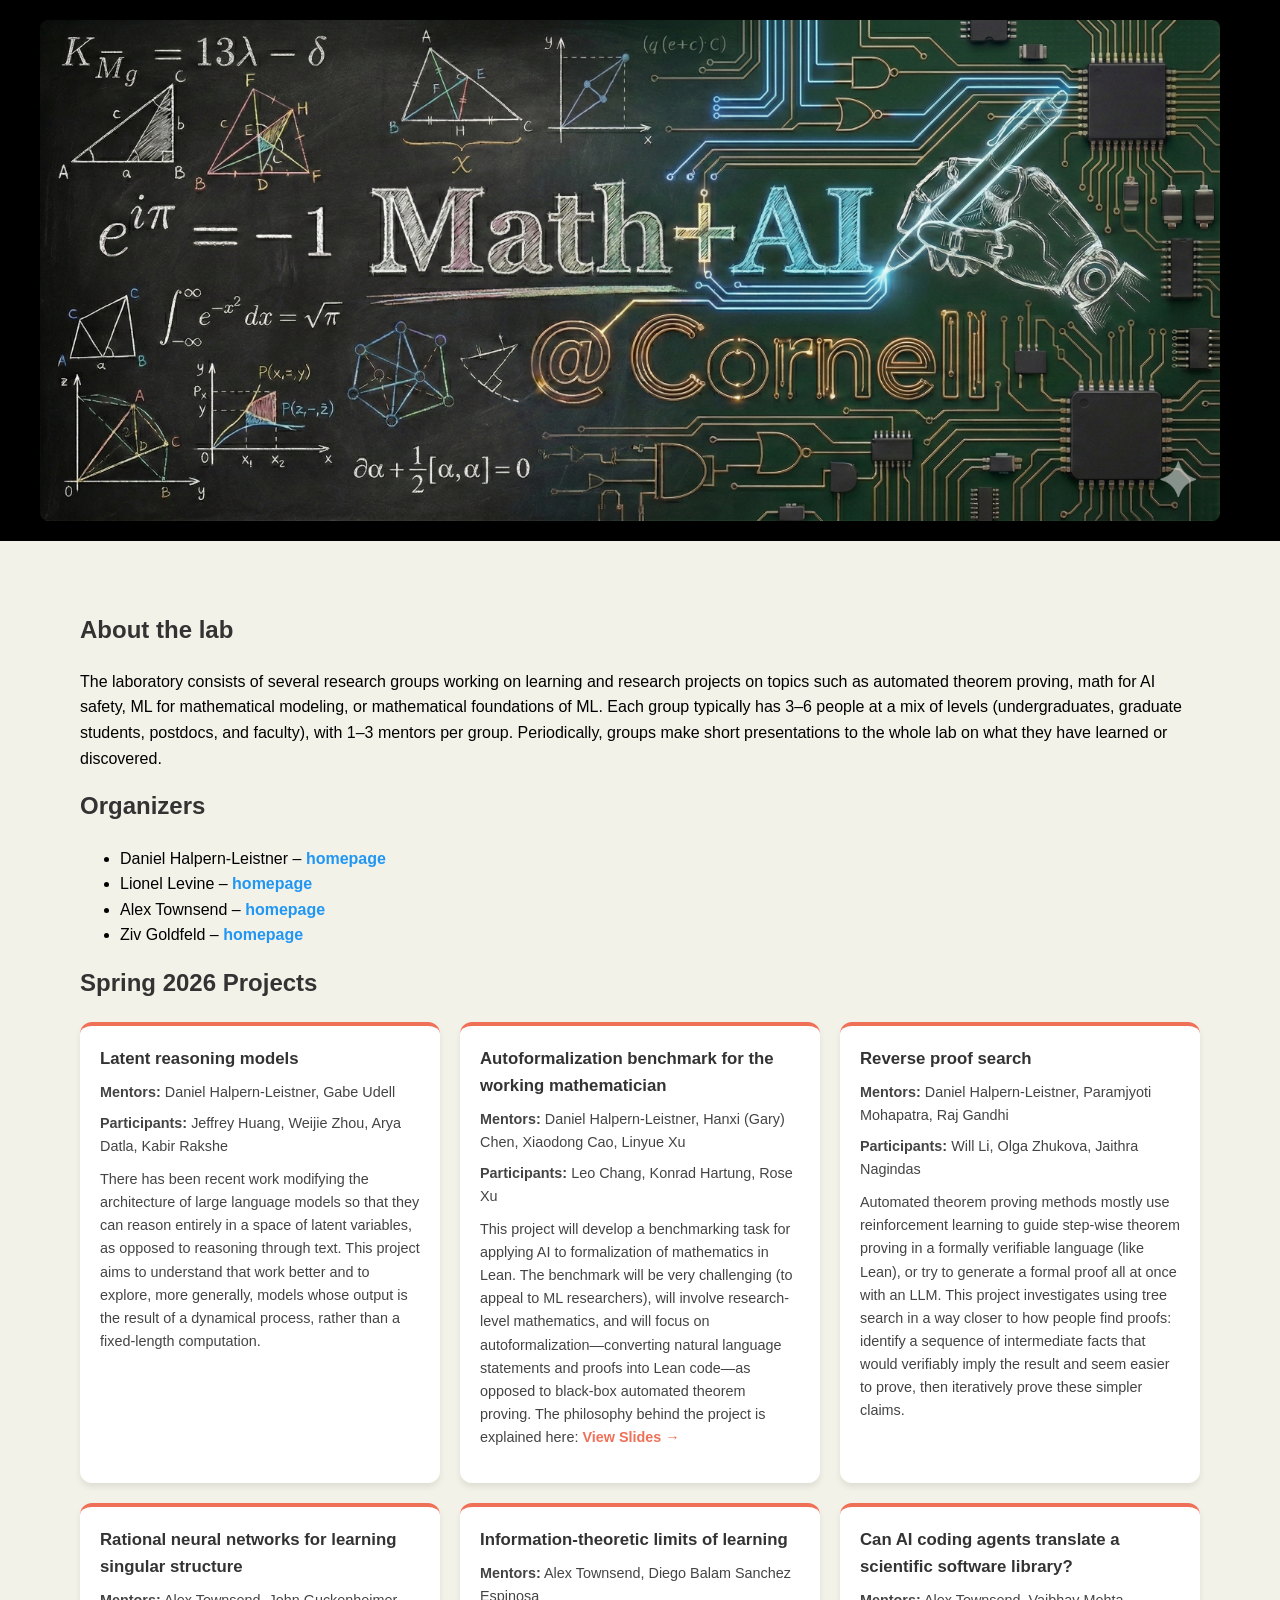
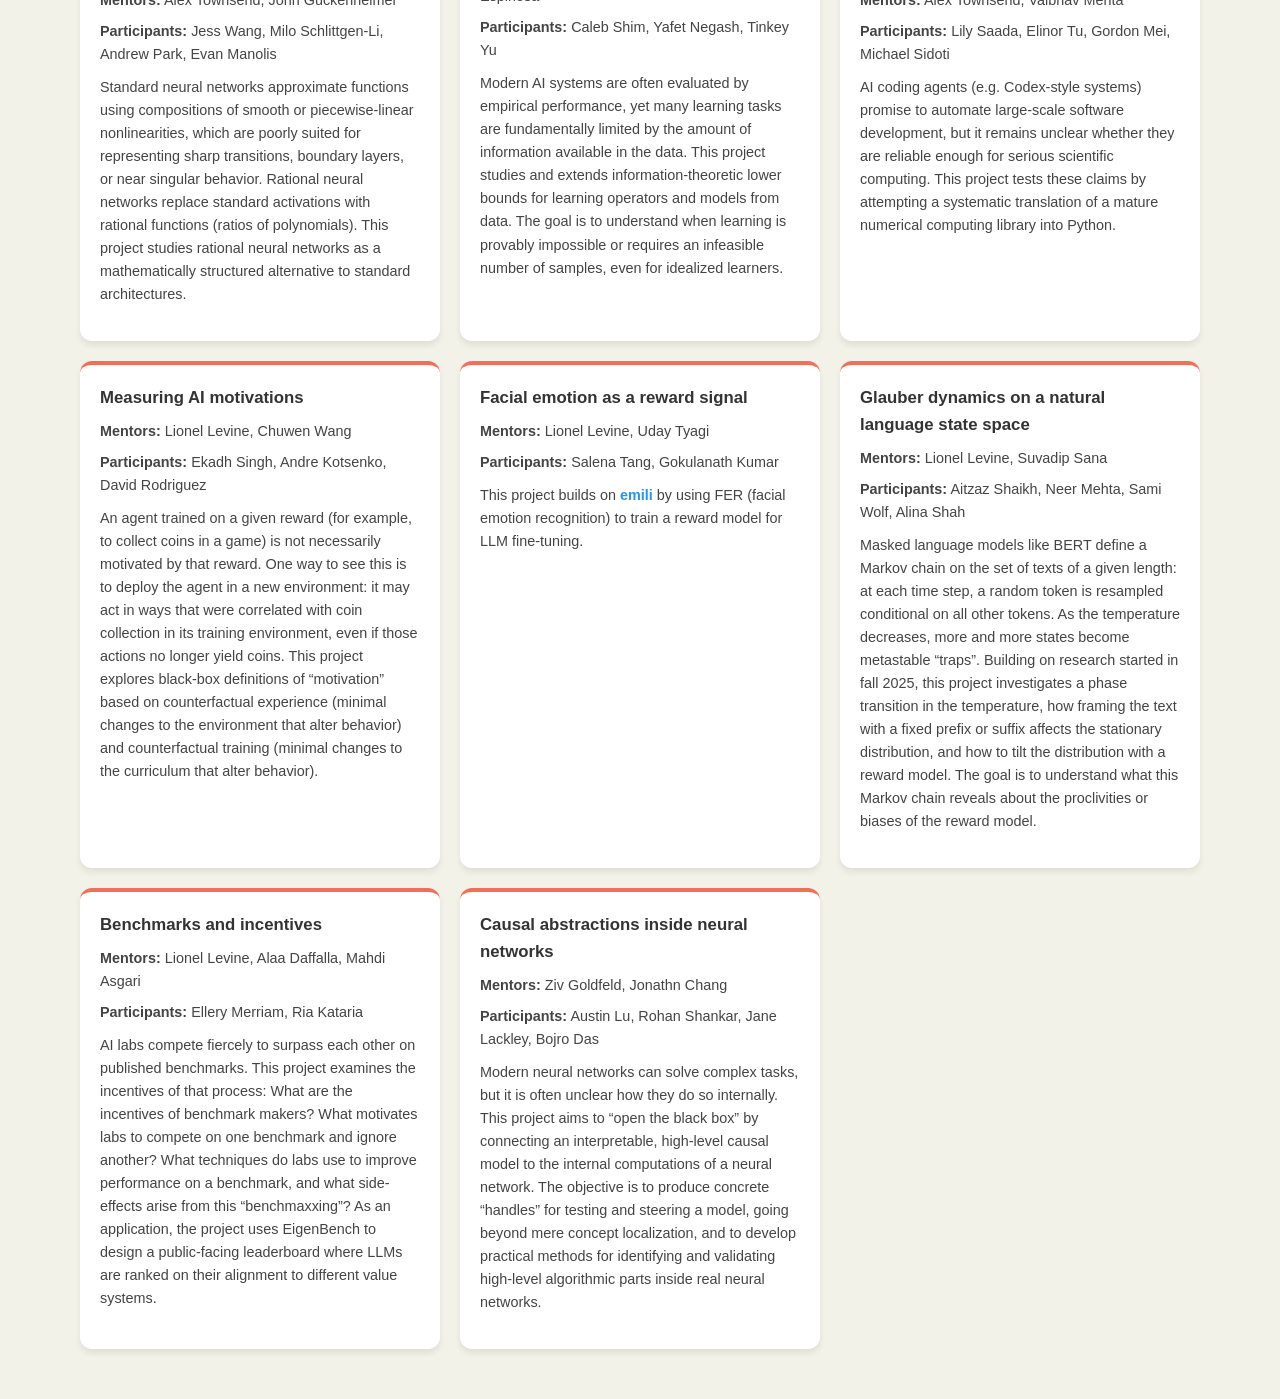
<file: math-ai.html>
<!DOCTYPE HTML>
<html lang="en-US">

<head>
  <meta http-equiv="CONTENT-TYPE" content="text/html; charset=utf-8" />
  <meta name="description" content="Math+AI at Cornell: research lab connecting mathematics and artificial intelligence." />
  <title>Math+AI at Cornell</title>

  <style>
    * {
      box-sizing: border-box;
    }

    body {
      margin: 0;
      padding-top: 0;
      font-family: 'Segoe UI', Tahoma, Geneva, Verdana, sans-serif;
      line-height: 1.6;
      background: #f2f2e8;
    }

    header {
      padding: 20px 40px;
      display: flex;
      align-items: center;
      justify-content: space-between;
      background: #000000;
      color: #f0f0f0;
    }

    .header-image-container {
      flex: 1 1 auto;
      display: flex;
      justify-content: center;
      align-items: center;
      padding-right: 20px;
    }

    .header-image {
      max-width: 100%;
      height: auto;
      display: block;
      border-radius: 8px;
      box-shadow: 0 4px 10px rgba(0, 0, 0, 0.4);
    }

    header h1 {
      margin: 0;
      font-family: Verdana, Geneva, sans-serif;
      font-size: 2rem;
    }

    header p {
      margin: 5px 0 0 0;
      max-width: 520px;
      font-size: 0.95rem;
    }

    .header-tagline {
      font-size: 0.9rem;
      opacity: 0.9;
    }

    .header-links a {
      color: #f0f0f0;
      text-decoration: none;
      font-weight: bold;
    }

    .header-links a:hover {
      text-decoration: underline;
    }

    .main {
      position: relative;
    }

    @media screen and (max-width: 600px) {
      header {
        flex-direction: column;
        align-items: flex-start;
        justify-content: center;
        padding: 20px;
        height: auto;
      }
    }

    .main {
      background: #f2f2e8;
    }

    .padded {
      padding: 70px 40px 50px 40px;
      max-width: 1200px;
      margin: 0 auto;
    }

    h2 {
      font-family: Verdana, Geneva, sans-serif;
      color: #333;
      margin-top: 0;
    }

    h3 {
      font-family: Verdana, Geneva, sans-serif;
      color: #f07057;
      margin-top: 30px;
    }

    /* Standardized link styles (matching index.html) */
    a.paper-link {
      color: #607D8B;
      font-weight: bold;
      text-decoration: none;
    }

    a.paper-link:hover {
      text-decoration: underline;
    }

    a.pdf-link {
      color: #f07057;
      font-weight: bold;
      text-decoration: none;
    }

    a.pdf-link:hover {
      text-decoration: underline;
    }

    a.resource-link {
      color: #2196F3;
      font-weight: bold;
      text-decoration: none;
    }

    a.resource-link:hover {
      text-decoration: underline;
    }

    /* Projects layout */
    .projects-container {
      display: grid;
      grid-template-columns: repeat(auto-fit, minmax(280px, 1fr));
      gap: 20px;
      margin-top: 20px;
    }

    .project-card {
      background: #ffffff;
      border-radius: 12px;
      padding: 20px;
      box-shadow: 0 4px 6px rgba(0, 0, 0, 0.08);
      border-top: 4px solid #f07057;
    }

    .project-title {
      font-weight: bold;
      font-size: 1.05rem;
      margin: 0 0 8px 0;
      color: #333;
    }

    .project-meta {
      font-size: 0.9rem;
      color: #444;
      margin-bottom: 8px;
    }

    .project-meta strong {
      font-weight: 600;
    }

    .project-description {
      font-size: 0.9rem;
      color: #444;
      margin-top: 10px;
    }
  </style>
</head>

<body>
  <header>
    <div class="header-image-container">
      <img src="2pnfjg2pnfjg2pnf.png" alt="Math+AI @ Cornell" class="header-image">
    </div>
  </header>

  <div class="main">
    <div class="padded">
      <h2>About the lab</h2>
      <p>
        The laboratory consists of several research groups working on learning and research projects on topics such as automated theorem proving,
        math for AI safety, ML for mathematical modeling, or mathematical foundations of ML. Each group
        typically has 3–6 people at a mix of levels (undergraduates, graduate students, postdocs, and faculty), with
        1–3 mentors per group. Periodically, groups make short presentations to the whole lab on what they have learned
        or discovered.
      </p>

      <h2>Organizers</h2>
      <ul>
        <li>Daniel Halpern-Leistner – <a href="https://danielhl.github.io/" class="resource-link">homepage</a></li>
        <li>Lionel Levine – <a href="https://pi.math.cornell.edu/~levine/" class="resource-link">homepage</a></li>
        <li>Alex Townsend – <a href="https://pi.math.cornell.edu/~ajt/" class="resource-link">homepage</a></li>
        <li>Ziv Goldfeld – <a href="https://people.ece.cornell.edu/zivg/" class="resource-link">homepage</a></li>
      </ul>

      <h2>Spring 2026 Projects</h2>

      <div class="projects-container">
        <!-- 1) Latent reasoning models -->
        <div class="project-card">
          <div class="project-title">Latent reasoning models</div>
          <div class="project-meta"><strong>Mentors:</strong> Daniel Halpern-Leistner, Gabe Udell</div>
          <div class="project-meta"><strong>Participants:</strong> Jeffrey Huang, Weijie Zhou, Arya Datla, Kabir Rakshe</div>
          <p class="project-description">
            There has been recent work modifying the architecture of large language models so that they can reason
            entirely in a space of latent variables, as opposed to reasoning through text. This project aims to
            understand that work better and to explore, more generally, models whose output is the result of a dynamical
            process, rather than a fixed-length computation.
          </p>
        </div>

        <!-- 2) Autoformalization benchmark for the working mathematician -->
        <div class="project-card">
          <div class="project-title">Autoformalization benchmark for the working mathematician</div>
          <div class="project-meta"><strong>Mentors:</strong> Daniel Halpern-Leistner, Hanxi (Gary) Chen, Xiaodong Cao, Linyue Xu</div>
          <div class="project-meta"><strong>Participants:</strong> Leo Chang, Konrad Hartung, Rose Xu</div>
          <p class="project-description">
            This project will develop a benchmarking task for applying AI to formalization of mathematics in Lean. The
            benchmark will be very challenging (to appeal to ML researchers), will involve research-level mathematics,
            and will focus on autoformalization—converting natural language statements and proofs into Lean code—as
            opposed to black-box automated theorem proving. The philosophy behind the project is explained here: <a href="https://docs.google.com/presentation/d/1dHOjWLtdn7x31tYfsznRVAolzTQxgFAYGcC-Sd0Ihxg/edit?usp=sharing" class="pdf-link">View Slides →</a> 
          </p>
        </div>

        <!-- 3) Reverse proof search -->
        <div class="project-card">
          <div class="project-title">Reverse proof search</div>
          <div class="project-meta"><strong>Mentors:</strong> Daniel Halpern-Leistner, Paramjyoti Mohapatra, Raj Gandhi</div>
          <div class="project-meta"><strong>Participants:</strong> Will Li, Olga Zhukova, Jaithra Nagindas</div>
          <p class="project-description">
            Automated theorem proving methods mostly use reinforcement learning to guide step-wise theorem proving in a
            formally verifiable language (like Lean), or try to generate a formal proof all at once with an LLM. This
            project investigates using tree search in a way closer to how people find proofs: identify a sequence of
            intermediate facts that would verifiably imply the result and seem easier to prove, then iteratively prove
            these simpler claims.
          </p>
        </div>

        <!-- 4) Rational Neural Networks for Learning Singular Structure -->
        <div class="project-card">
          <div class="project-title">Rational neural networks for learning singular structure</div>
          <div class="project-meta"><strong>Mentors:</strong> Alex Townsend, John Guckenheimer</div>
          <div class="project-meta"><strong>Participants:</strong> Jess Wang, Milo Schlittgen-Li, Andrew Park, Evan Manolis</div>
          <p class="project-description">
            Standard neural networks approximate functions using compositions of smooth or piecewise-linear nonlinearities, which are poorly suited for representing sharp transitions, boundary layers, or near singular behavior. Rational neural networks replace standard activations with rational functions (ratios of polynomials). This project studies rational neural networks as a mathematically structured alternative to standard architectures.
          </p>
        </div>

        <!-- 5) Information-Theoretic Limits of Learning via Fano’s Inequality -->
        <div class="project-card">
          <div class="project-title">Information-theoretic limits of learning</div>
          <div class="project-meta"><strong>Mentors:</strong> Alex Townsend, Diego Balam Sanchez Espinosa</div>
          <div class="project-meta"><strong>Participants:</strong> Caleb Shim, Yafet Negash, Tinkey Yu</div>
          <p class="project-description">
            Modern AI systems are often evaluated by empirical performance, yet many learning tasks are fundamentally
            limited by the amount of information available in the data. This project studies and extends information-theoretic lower bounds for learning operators and models from data. The goal is to understand when learning is provably impossible or requires an infeasible number of samples, even for idealized learners.
          </p>
        </div>

        <!-- 6) Can AI Coding Agents Translate a Scientific Software Library? -->
        <div class="project-card">
          <div class="project-title">Can AI coding agents translate a scientific software library?</div>
          <div class="project-meta"><strong>Mentors:</strong> Alex Townsend, Vaibhav Mehta</div>
          <div class="project-meta"><strong>Participants:</strong> Lily Saada, Elinor Tu, Gordon Mei, Michael Sidoti</div>
          <p class="project-description">
            AI coding agents (e.g. Codex-style systems) promise to automate large-scale software development, but it remains unclear whether they are reliable enough for serious scientific computing. This project tests these claims by attempting a systematic translation of a mature numerical computing library into Python.
          </p>
        </div>

        <!-- 7) Measuring AI motivations -->
        <div class="project-card">
          <div class="project-title">Measuring AI motivations</div>
          <div class="project-meta"><strong>Mentors:</strong> Lionel Levine, Chuwen Wang</div>
          <div class="project-meta"><strong>Participants:</strong> Ekadh Singh, Andre Kotsenko, David Rodriguez</div>
          <p class="project-description">
            An agent trained on a given reward (for example, to collect coins in a game) is not necessarily motivated by
            that reward. One way to see this is to deploy the agent in a new environment: it may act in ways that were
            correlated with coin collection in its training environment, even if those actions no longer yield coins.
            This project explores black-box definitions of “motivation” based on counterfactual experience (minimal
            changes to the environment that alter behavior) and counterfactual training (minimal changes to the
            curriculum that alter behavior).
          </p>
        </div>

        <!-- 8) Facial Emotion as a Reward Signal -->
        <div class="project-card">
          <div class="project-title">Facial emotion as a reward signal</div>
          <div class="project-meta"><strong>Mentors:</strong> Lionel Levine, Uday Tyagi</div>
          <div class="project-meta"><strong>Participants:</strong> Salena Tang, Gokulanath Kumar</div>
          <p class="project-description">
            This project builds on
            <a href="https://github.com/lionellevine/emili" class="resource-link">emili</a>
            by using FER (facial emotion recognition) to train a reward model for LLM fine-tuning.
          </p>
        </div>

        <!-- 9) Glauber dynamics on a natural language state space -->
        <div class="project-card">
          <div class="project-title">Glauber dynamics on a natural language state space</div>
          <div class="project-meta"><strong>Mentors:</strong> Lionel Levine, Suvadip Sana</div>
          <div class="project-meta"><strong>Participants:</strong> Aitzaz Shaikh, Neer Mehta, Sami Wolf, Alina Shah</div>
          <p class="project-description">
            Masked language models like BERT define a Markov chain on the set of texts of a given length: at each time
            step, a random token is resampled conditional on all other tokens. As the temperature decreases, more and
            more states become metastable “traps”. Building on research started in fall 2025, this project investigates
            a phase transition in the temperature, how framing the text with a fixed prefix or suffix affects the
            stationary distribution, and how to tilt the distribution with a reward model. The goal is to understand
            what this Markov chain reveals about the proclivities or biases of the reward model.
          </p>
        </div>

        <!-- 10) Benchmarks and incentives -->
        <div class="project-card">
          <div class="project-title">Benchmarks and incentives</div>
          <div class="project-meta"><strong>Mentors:</strong> Lionel Levine, Alaa Daffalla, Mahdi Asgari</div>
          <div class="project-meta"><strong>Participants:</strong> Ellery Merriam, Ria Kataria</div>
          <p class="project-description">
            AI labs compete fiercely to surpass each other on published benchmarks. This project examines the incentives
            of that process: What are the incentives of benchmark makers? What motivates labs to compete on one
            benchmark and ignore another? What techniques do labs use to improve performance on a benchmark, and what
            side-effects arise from this “benchmaxxing”? As an application, the project uses EigenBench to design a
            public-facing leaderboard where LLMs are ranked on their alignment to different value systems.
          </p>
        </div>

        <!-- 11) Causal abstractions inside neural networks -->
        <div class="project-card">
          <div class="project-title">Causal abstractions inside neural networks</div>
          <div class="project-meta"><strong>Mentors:</strong> Ziv Goldfeld, Jonathn Chang</div>
          <div class="project-meta"><strong>Participants:</strong> Austin Lu, Rohan Shankar, Jane Lackley, Bojro Das</div>
          <p class="project-description">
            Modern neural networks can solve complex tasks, but it is often unclear how they do so internally. This
            project aims to “open the black box” by connecting an interpretable, high-level causal model to the internal
            computations of a neural network. The objective is to produce concrete “handles” for testing and steering a
            model, going beyond mere concept localization, and to develop practical methods for identifying and
            validating high-level algorithmic parts inside real neural networks.
          </p>
        </div>

      </div>
    </div>
  </div>
</body>

</html>
</file>
